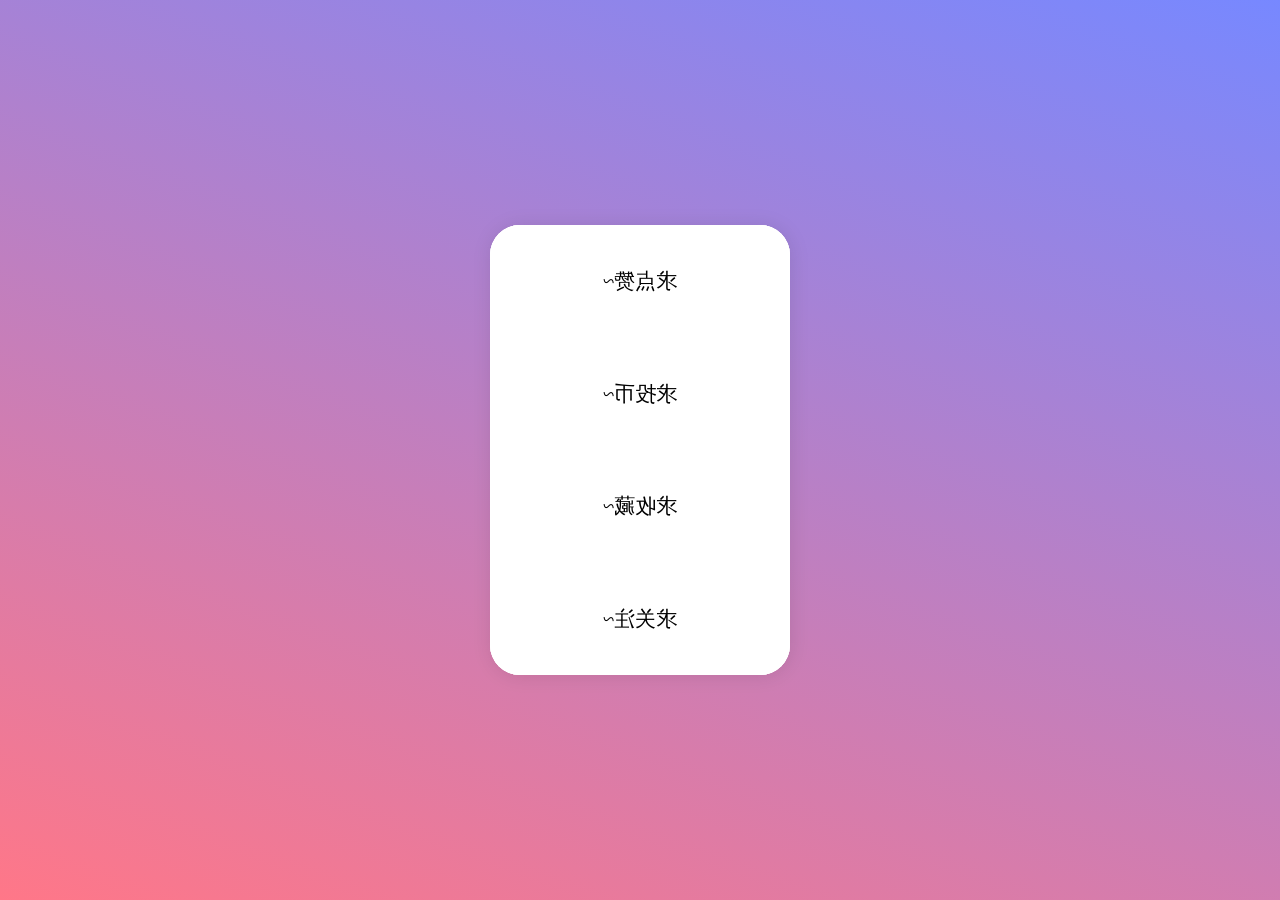
<file: 卡片旋转/index.html>
<!DOCTYPE html>
<html lang="zh-CN">
  <head>
    <meta charset="UTF-8" />
    <meta name="viewport" content="width=device-width, initial-scale=1.0" />
    <title>HTML+CSS 旋转卡片</title>
    <link rel="stylesheet" href="./css/index.css" />
  </head>
  <body>
    <div class="card">
      <!-- 正面卡片 -->
      <div class="front">
        <p>亲爱的观众姥爷们~</p>
      </div>
      <!-- 背面卡片 -->
      <div class="back">
        <p>求点赞~</p>
        <p>求投币~</p>
        <p>求收藏~</p>
        <p>求关注~</p>
      </div>
    </div>
  </body>
</html>
</file>
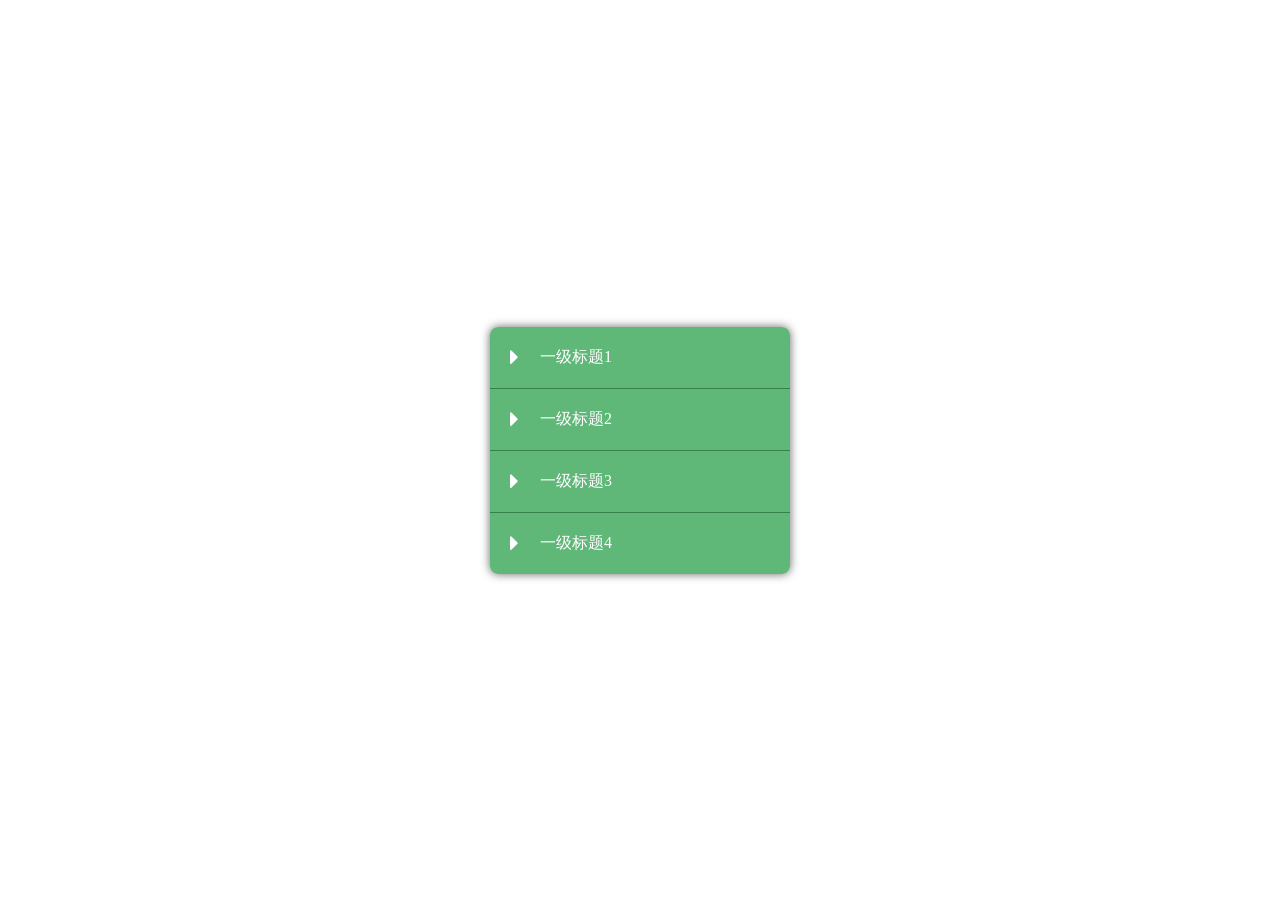
<file: 垂直手风琴效果/index.html>
<!DOCTYPE html>
<html lang="zh-CN">
	<head>
		<meta charset="UTF-8" />
		<meta name="viewport" content="width=device-width, initial-scale=1.0" />
		<title>垂直手风琴</title>
		<!-- 提前引入的图标库 放在简介中 -->
		<link
			rel="stylesheet"
			href="https://cdnjs.cloudflare.com/ajax/libs/font-awesome/4.7.0/css/font-awesome.min.css"
		/>
		<link rel="stylesheet" href="css/index.css" />
	</head>
	<body>
		<ul class="accordion">
			<li>
				<!-- 单选框的id属性值和label 元素的for属性值相同时,就可以通过label
				元素来选中单选框, 每个单选框都有一个相同name属性 -->
				<!-- 这个属性主要作用是用来将单选框分类的,当每个name属性值相同时,那么这一组单选框就只能同时选中一个 -->
				<input type="radio" name="item" id="item1" /><label for="item1"
					>一级标题1<i class="fa fa-caret-right"></i
				></label>
				<ol>
					<li>二级标题1</li>
					<li>二级标题2</li>
				</ol>
			</li>
			<li>
				<input type="radio" name="item" id="item2" /><label for="item2"
					>一级标题2<i class="fa fa-caret-right"></i
				></label>
				<ol>
					<li>二级标题1</li>
					<li>二级标题2</li>
					<li>二级标题3</li>
				</ol>
			</li>
			<li>
				<input type="radio" name="item" id="item3" /><label for="item3"
					>一级标题3<i class="fa fa-caret-right"></i
				></label>
				<ol>
					<li>二级标题1</li>
					<li>二级标题2</li>
					<li>二级标题3</li>
					<li>二级标题4</li>
				</ol>
			</li>
			<li>
				<input type="radio" name="item" id="item4" /><label for="item4"
					>一级标题4<i class="fa fa-caret-right"></i
				></label>
				<ol>
					<li>二级标题1</li>
					<li>二级标题2</li>
					<li>二级标题3</li>
					<li>二级标题4</li>
				</ol>
			</li>
		</ul>
	</body>
</html>
</file>
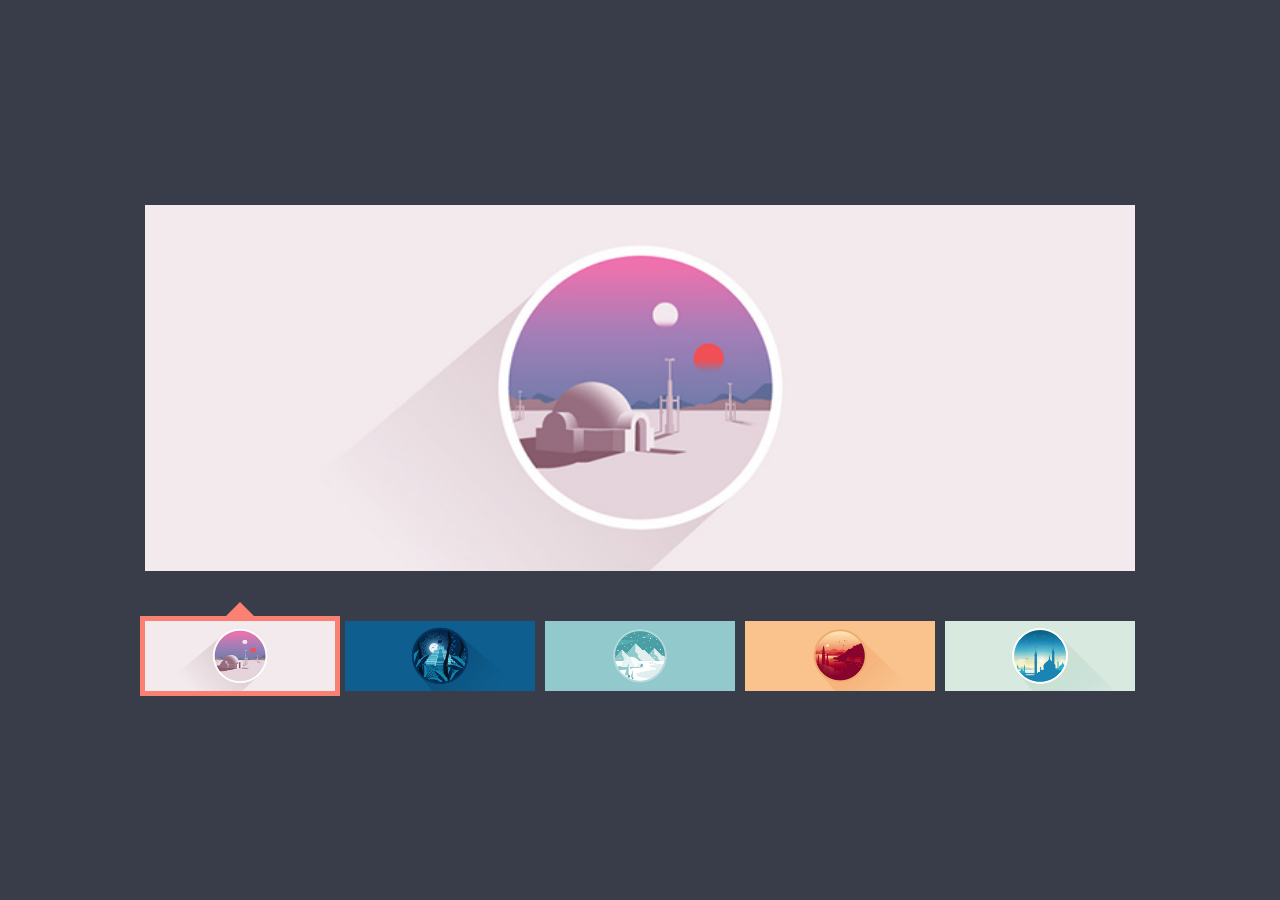
<file: 焦点图/index.html>
<!DOCTYPE html>
<html lang="zh-CN">
	<head>
		<meta charset="UTF-8" />
		<meta name="viewport" content="width=device-width, initial-scale=1.0" />
		<title>HTML+CSS 焦点图切换</title>
		<link rel="stylesheet" href="css/index.css" />
	</head>
	<body>
		<div class="container">
			<ul>
				<!-- shift+alt可以同时选中多行的同一个位置 -->
				<!-- 单按alt,然后点击鼠标,可以同时选中多行的不同位置 -->
				<li><img src="img/1.jpg" /></li>
				<li><img src="img/2.jpg" /></li>
				<li><img src="img/3.jpg" /></li>
				<li><img src="img/4.jpg" /></li>
				<li><img src="img/5.jpg" /></li>
				<!-- 大图片 -->
				<li class="bigImg"></li>
				<!-- 移动框 -->
				<li class="frame"></li>
			</ul>
		</div>
	</body>
</html>
</file>
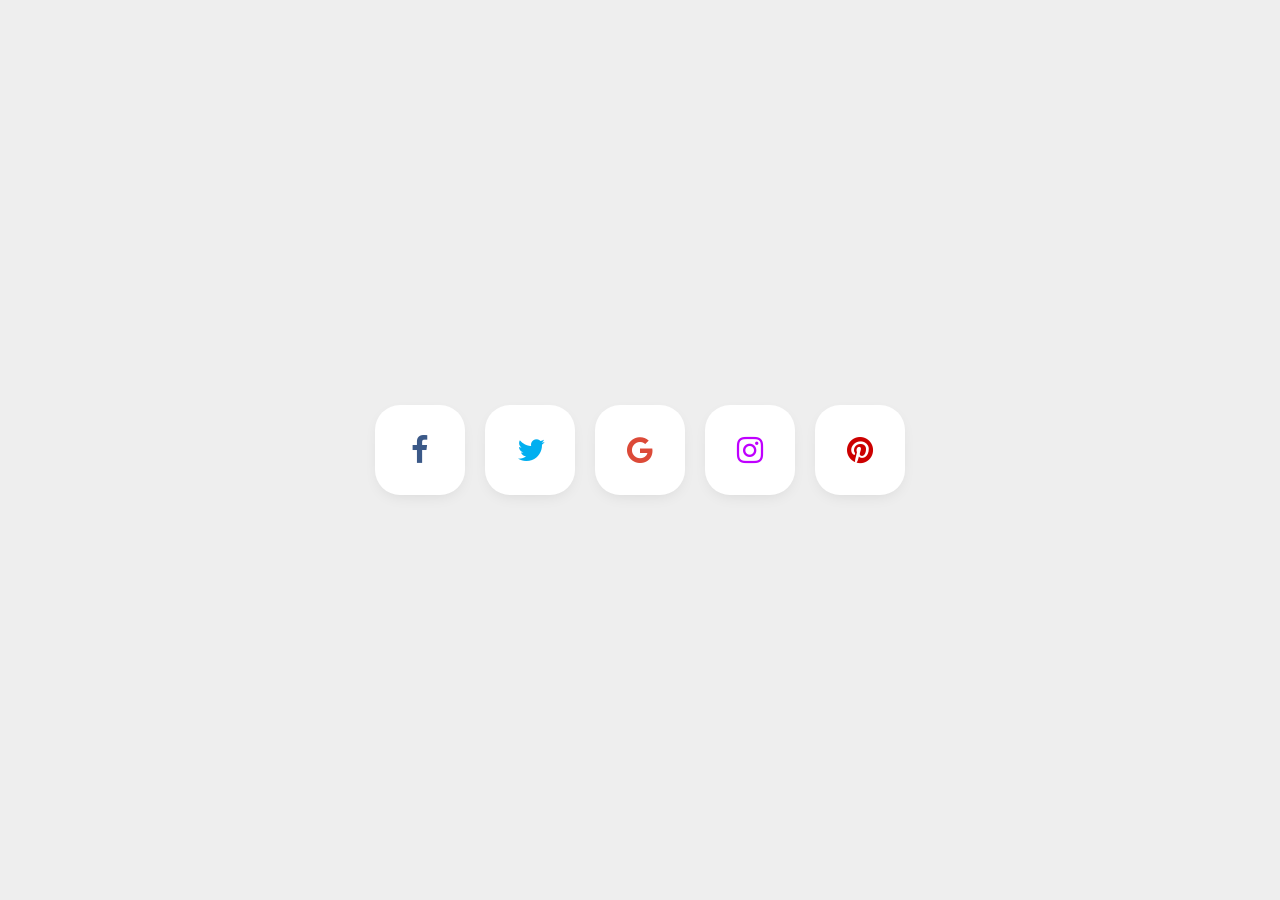
<file: 社交按钮鼠标悬停效果/index.html>
<!DOCTYPE html>
<html lang="zh-CN">
	<head>
		<meta charset="UTF-8" />
		<meta name="viewport" content="width=device-width, initial-scale=1.0" />
		<title>HTML+CSS 社交按钮鼠标悬停效果</title>
		<!-- 提前引入的图标库 放在简介中 -->
		<link
			rel="stylesheet"
			href="https://cdnjs.cloudflare.com/ajax/libs/font-awesome/4.7.0/css/font-awesome.min.css"
		/>
		<!-- 核心样式 -->
		<link rel="stylesheet" href="./css/index.css" />
	</head>
	<body>
		<div class="container">
			<a href="javascript:void(0)" class="btn btn_facebook"
				><i class="fa fa-facebook"></i
			></a>
			<a href="javascript:void(0)" class="btn btn_twitter"
				><i class="fa fa-twitter"></i
			></a>
			<a href="javascript:void(0)" class="btn btn_google"
				><i class="fa fa-google"></i
			></a>
			<a href="javascript:void(0)" class="btn btn_instagram"
				><i class="fa fa-instagram"></i
			></a>
			<a href="javascript:void(0)" class="btn btn_pinterest"
				><i class="fa fa-pinterest"></i
			></a>
		</div>
	</body>
</html>
</file>
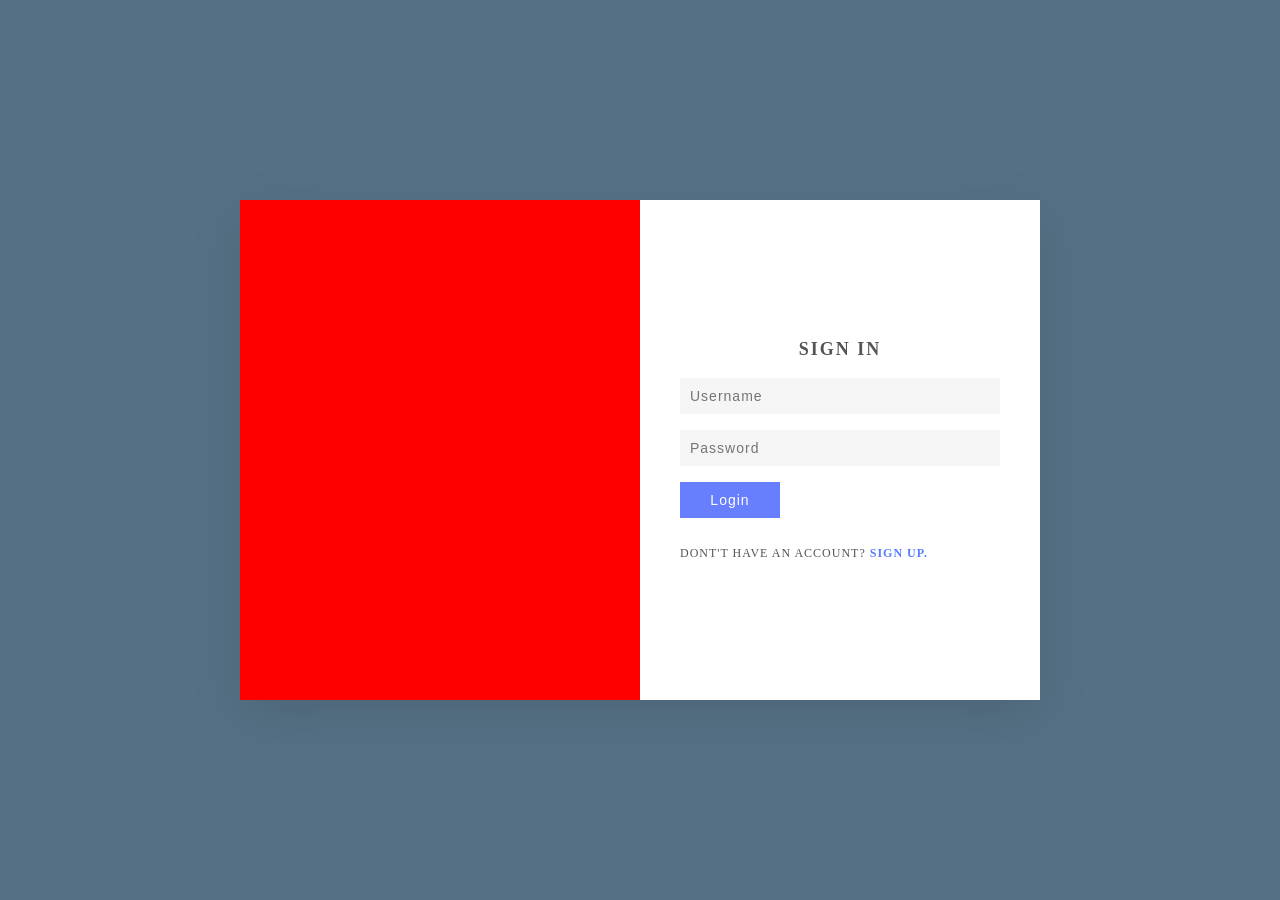
<file: page/LoginPage/index.html>
<!DOCTYPE html>
<html lang="zh">
	<head>
		<meta charset="UTF-8">
		<meta http-equiv="X-UA-Compatible" content="IE=edge">
		<meta name="viewport" content="width=device-width, initial-scale=1.0">
		<title>Document</title>
		<style>
			* {
				margin: 0;
				padding: 0;
				box-sizing: border-box;
			}

			section {
				position: relative;
				min-height: 100vh;
				background: #557085;
				display: flex;
				justify-content: center;
				align-items: center;
				padding: 20px;
				transition: 0.5s;
			}
			
			section.active {
				background: #3e3f39;
			}

			section .container {
				position: relative;
				width: 800px;
				height: 500px;
				background: #fff;
				box-shadow: 0 15px 50px rgba(0, 0, 0, 0.1);
				overflow: hidden;
			}

			section .container .user {
				position: absolute;
				top: 0;
				left: 0;
				width: 100%;
				height: 100%;
				display: flex;
			}

			section .container .user .imgBx {
				position: relative;
				width: 50%;
				height: 100%;
				transition: 0.5;
			}

			section .container .user .imgBx div {
				/* 这里指代图片 */
				position: absolute;
				top: 0;
				left: 0;
				width: 100%;
				height: 100%;
				object-fit: cover;
			}

			section .container .user .formBx {
				position: relative;
				width: 50%;
				height: 100%;
				background: #fff;
				display: flex;
				justify-content: center;
				align-items: center;
				padding: 40px;
				transition: 0.5s;
			}

			section .container .user .formBx h2 {
				font-size: 18px;
				font-weight: 600;
				text-transform: uppercase;
				letter-spacing: 2px;
				text-align: center;
				width: 100%;
				margin-bottom: 10px;
				color: #555;
			}

			section .container .user .formBx input {
				width: 100%;
				padding: 10px;
				background: #f5f5f5;
				color: #333;
				border: none;
				outline: none;
				box-shadow: none;
				font-size: 14px;
				margin: 8px 0;
				letter-spacing: 1px;
				font-weight: 300;
			}

			section .container .user .formBx input[type="submit"] {
				max-width: 100px;
				background: #677eff;
				color: #fff;
				cursor: pointer;
				font-size: 14px;
				font-weight: 500;
				letter-spacing: 1px;
				transition: 0.5s;
			}

			section .container .user.signupBx .formBx input[type="submit"] {
				background: #e73e49;
			}

			section .container .user .formBx .signup {
				position: relative;
				margin-top: 20px;
				font-size: 12px;
				letter-spacing: 1px;
				color: #555;
				text-transform: uppercase;
				font-weight: 300;
			}

			section .container .user .formBx .signup a {
				font-weight: 600;
				text-decoration: none;
				color: #577eff;
			}

			section .container .signupBx {
				pointer-events: none;
			}

			section .container.active .signupBx {
				pointer-events: initial;
			}

			section .container .signupBx .formBx {
				top: 100%;
			}

			section .container.active .signupBx .formBx {
				top: 0;
			}

			section .container .signupBx .imgBx {
				top: -100%;
				transition: 0.5s;
			}

			section .container.active .signupBx .imgBx {
				top: 0;
			}

			section .container .signinBx {
				top: 0;
			}

			section .container.active .signinBx .formBx {
				top: 100%;
			}

			section .container .signinBx .formBx {
				top: 0;
			}

			section .container.active .signinBx .formBx {
				top: 100%;
			}

			section .container .signinBx .imgBx {
				top: 0;
				transition: 0.5s;
			}

			section .container.active .signinBx .imgBx {
				top: -100%;
			}
			
			@media (max-width: 991px) {
				section .container {
					max-width: 400px;
				}
				section .container .imgBx {
					display: none;
				}
				section .container .user .formBx {
					width: 100%;
				}
				section .container.active .signinBx .formBx {
					top: -100%;
				}
			}
		</style>
	</head>
	<body>
		<section>
			<div class="container">
				<!-- 登录 -->
				<div class="user signinBx">
					<div class="imgBx">
						<!-- 占位 -->
						<div style="height: 500px; width: 400px; background-color: red;"></div>
					</div>
					<div class="formBx">
						<form>
							<h2>Sign In</h2>
							<input type="text" placeholder="Username">
							<input type="password" placeholder="Password">
							<input type="submit" value="Login">
							<p class="signup">dont't have an account? <a href="#" onclick="toggleForm()">Sign up.</a>
							</p>
						</form>
					</div>
				</div>
				<!-- 注册 -->
				<div class="user signupBx">
					<div class="formBx">
						<form>
							<h2>Create an account</h2>
							<input type="text" placeholder="Username">
							<input type="text" placeholder="Email Address">
							<input type="password" placeholder="Create Password">
							<input type="password" placeholder="Confirm Password">
							<input type="submit" value="Sign Up">
							<p class="signup">Already have an account? <a href="#" onclick="toggleForm()">Sign in.</a>
							</p>
						</form>
					</div>
					<div class="imgBx">
						<!-- 占位 -->
						<div style="height: 500px; width: 400px; background-color: green;"></div>
					</div>
				</div>
			</div>
		</section>
		<script>
			function toggleForm() {
				section = document.querySelector('section');
				container = document.querySelector('.container');
				container.classList.toggle('active');
				section.classList.toggle('active');
			}
		</script>
	</body>
</html>
</file>
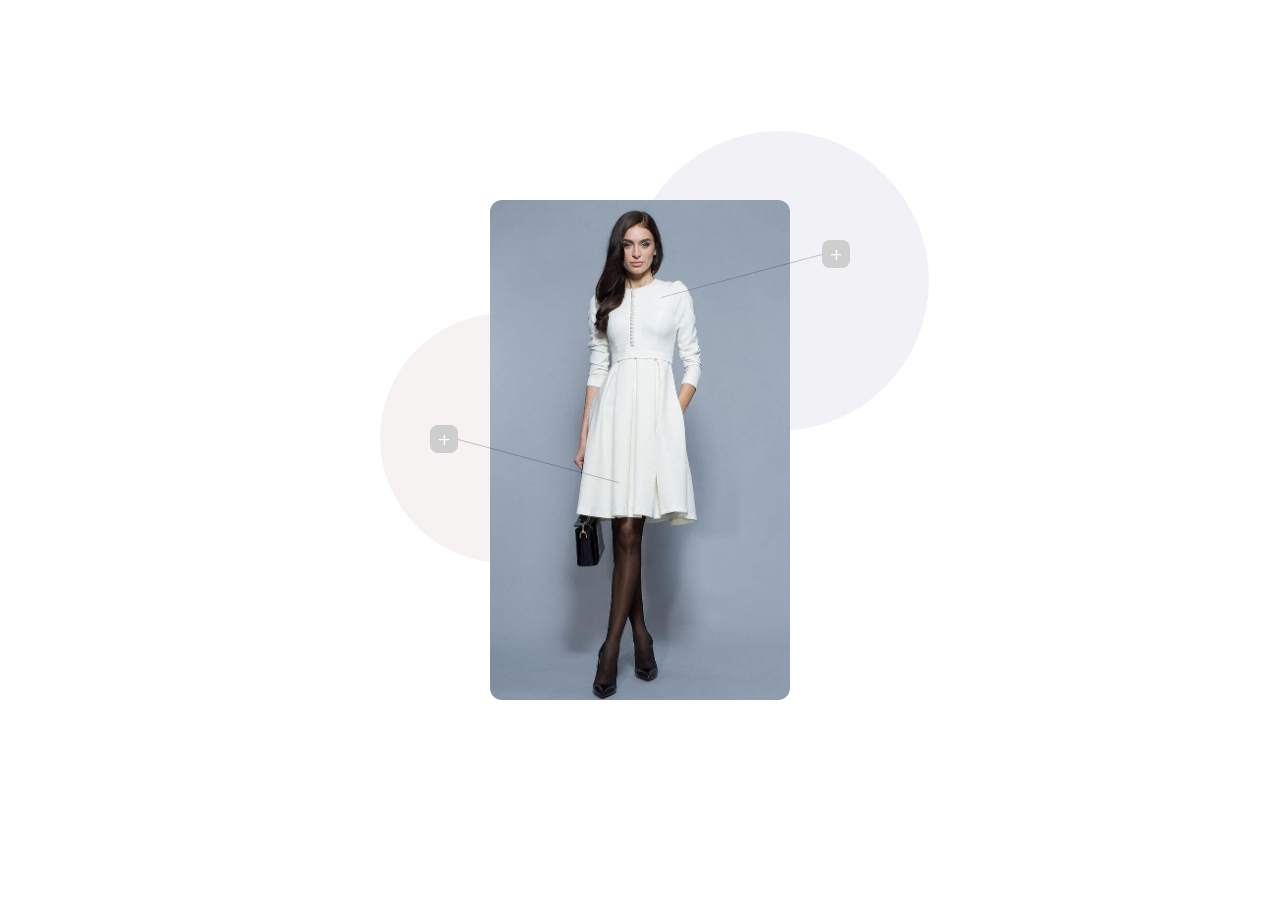
<file: page/FashionPicker/demo.html>
<!DOCTYPE html>
<html>
	<head>
		<meta charset="utf-8">
		<title>模特换装</title>
		<style>
			@import url('https://fonts.googleapis.com/css2?family=Poppins:wght@300;400;500;600;700;800;900&display=swap');

			* {
				box-sizing: border-box;
			}

			html,
			body {
				height: 100%;
			}

			body {
				display: flex;
				flex-direction: column;
				justify-content: center;
				align-items: center;
				margin: 0;
				overflow: hidden;
				font-family: Poppins;
			}

			:root {
				--_size: min(300px, min(64vw, 54vh));
				--_color1: #fff;
				--_color2: #000;

				--_pick_size: 28px;
			}

			.model {
				width: var(--_size);
				height: min(500px, 90vh);
				position: relative;
				border-radius: 12px;
			}

			.color-1,
			.color-2 {
				background: rgb(206, 206, 206);
				width: var(--_pick_size);
				height: var(--_pick_size);
				border-radius: 8px;
				position: absolute;
				transition: all 0.1s ease-in-out;
				cursor: pointer;

				font-size: 20px;
				font-weight: 300;
				color: #fff;
				text-align: center;
			}

			.color-1:hover,
			.color-2:hover {
				box-shadow: 0 0 0px 1px rgba(0, 0, 0, 0.3);
			}

			.color-1::before,
			.color-2::before {
				content: "";
				display: block;
				width: calc(var(--_size)/1.8);
				height: 1px;
				background: rgba(0, 0, 0, 0.2);
				position: absolute;
				pointer-events: none;
				top: 50%;
			}

			.color-1::after,
			.color-2::after {
				content: "";
				display: block;
				width: calc(var(--_size)/1.2);
				height: calc(var(--_size)/1.2);

				position: absolute;
				pointer-events: none;
				border-radius: 50%;
				z-index: -1;
			}

			.color-1::after {
				left: -600%;
				top: -300%;
				background: rgba(0, 0, 80, 0.05);
				scale: 1.2;
			}

			.color-2::after {
				left: -180%;
				top: -400%;
				background: rgba(80, 0, 0, 0.05);
			}

			.color-1 {
				right: -20%;
				top: 8%;
			}

			.man.card.active~.color-1 {
				top: 14%;
			}

			.color-1::before {
				right: 100%;
				rotate: -15deg;
				transform-origin: 100% 50%;
			}

			.color-2 {
				left: -20%;
				top: 45%;
			}

			.color-2::before {
				left: 100%;
				rotate: 15deg;
				transform-origin: 0% 50%;
			}

			.option {
				width: 100%;
				height: 100%;
				position: absolute;
				border-radius: 8px;
				transition: all 0.2s ease-in-out;
				opacity: 0;
				cursor: pointer !important;
				top: 0;
				pointer-events: none;
				box-shadow:
					inset 0 0 0 0px white,
					0 0 0px 1px rgba(0, 0, 0, 0.2);
			}

			.color-1.active .option,
			.color-2.active .option {
				opacity: 1;
				pointer-events: all;
			}

			.color-1.active .option:nth-child(1),
			.color-2.active .option:nth-child(1) {
				top: 120%;
			}

			.color-1.active .option:nth-child(2),
			.color-2.active .option:nth-child(2) {
				top: 240%;
			}

			.color-1.active .option:nth-child(3),
			.color-2.active .option:nth-child(3) {
				top: 360%;
			}

			.color-1.active .option:nth-child(4),
			.color-2.active .option:nth-child(4) {
				top: 480%;
			}

			.color-1.active .option:nth-child(4),
			.color-2.active .option:nth-child(4) {
				top: 480%;
			}


			.option:hover {
				box-shadow:
					inset 0 0 0 3px white,
					0 0 0px 1px rgba(0, 0, 0, 0.08);
			}

			.option.picker input {
				opacity: 0;
				cursor: pointer;
			}

			.man.card,
			.woman.card {
				height: 100%;
				width: 100%;
				position: absolute;
				opacity: 0;
				transform: rotateY(90deg);
				transition: all 0.2s ease-in-out;
			}

			.man img,
			.woman img {
				border-radius: 12px;
				width: 100%;
				height: 100%;
				object-fit: cover;
				position: absolute;
				object-position: 50% 50%;
				image-rendering: optimizeQuality;
				left: 0;
				top: 0;
			}

			.woman.card.active {
				transform: rotateY(0deg);
				display: block;
				opacity: 1;
			}

			.woman * {
				width: 100%;
				height: 100%;
				-webkit-mask-size: cover;
				mask-size: cover;
				-webkit-mask-position: 50% 50%;
				mask-position: 50% 50%;
				position: absolute;
			}

			.mask {
				position: absolute;
			}

			.woman .mask#blouse-target {
				-webkit-mask-image: url('./img/blouse.png');
				mask-image: url('./img/blouse.png');
			}

			.woman .mask#skirt-target {
				-webkit-mask-image: url('./img/skirt.png');
				mask-image: url('./img/skirt.png');
			}

			.shadows_shirt,
			.shadows_pants {
				position: relative;
				display: none;
			}

			.color-block {
				width: 100%;
				height: 100%;
				top: 0;
			}
		</style>
	</head>
	<body>
		<div class="model">
			<div class="woman card active">
				<img src="./img/pic.png" alt=""
					class="base" id="woman">
				<div class="mask" id="blouse-target">
					<div class="color-block" id="blouse-color-block"></div>
				</div>
				<div class="mask" id="skirt-target">
					<div class="color-block" id="skirt-color-block"></div>
				</div>
			</div>
			<div class="color-1" onclick="this.classList.toggle('active')">
				+
				<div class="option preset" data-color="rgb(255,255,255)"></div>
				<div class="option preset" data-color="rgb(192 193 224)"></div>
				<div class="option preset" data-color="rgb(163 163 163)"></div>
				<div class="option picker"><input type="color" id="input-color-shirt" value="#c9c9c9"></div>
			</div>
			<div class="color-2" onclick="this.classList.toggle('active')">
				+
				<div class="option preset" data-color="rgb(255,255,255)"></div>
				<div class="option preset" data-color="rgb(222 222 222)"></div>
				<div class="option preset" data-color="rgb(224 214 197)"></div>
				<div class="option picker"><input type="color" id="input-color-pants" value="#c9c9c9"></div>
			</div>
		</div>
	</body>
	<script>
		let colorInput = document.getElementById('input-color-shirt');
		let optionsColor1 = document.querySelectorAll('.color-1 .preset');
		let colorInput2 = document.getElementById('input-color-pants');
		let optionsColor2 = document.querySelectorAll('.color-2 .preset');

		// Woman
		const startingRenderSrcW = document.querySelector('#woman').src;

		let blouseMaskTarget = document.querySelector('#blouse-target');
		let blouseColorBlock = document.querySelector('#blouse-color-block');
		colorInput.addEventListener('change', (event) => {
			setColorLayer(event.target.value, 'blouse', blouseColorBlock);
		});
		optionsColor1.forEach(option => {
			option.addEventListener('click', () => {
				setColorLayer(option.dataset.color, 'blouse', blouseColorBlock);
			});
		});
		setShadowLayer(startingRenderSrcW, blouseMaskTarget, 'blouse');

		let skirtMaskTarget = document.querySelector('#skirt-target');
		let skirtColorBlock = document.querySelector('#skirt-color-block');
		colorInput2.addEventListener('change', (event) => {
			setColorLayer(event.target.value, 'skirt', skirtColorBlock);
		});
		optionsColor2.forEach(option => {
			option.addEventListener('click', () => {
				setColorLayer(option.dataset.color, 'skirt', skirtColorBlock);
			});
		});
		setShadowLayer(startingRenderSrcW, skirtMaskTarget, 'skirt');


		function setColorLayer(color, objName, targetClrBlock) {
			const selectedColor = color;
			const selectedColorRGB = hexToRgb(selectedColor);
			const xr = selectedColorRGB.r;
			const xg = selectedColorRGB.g;
			const xb = selectedColorRGB.b

			const shadowLayer = document.querySelector(`.shadows_${objName}`);
			shadowLayer.style.display = 'unset';
			shadowLayer.style.filter = 'drop-shadow(rgba(0, 0, 0, 1) 0px 0px 0px)';

			if (isAchromatic(xr, xg, xb)) {
				if (xr + xg + xb < 45) {
					shadowLayer.style.mixBlendMode = 'hard-light';
					shadowLayer.style.filter = 'drop-shadow(rgba(0, 0, 0, 0) 0px 0px 0px)';
				} else if (xr < 195 && xg < 195 && xb < 195) {
					shadowLayer.style.mixBlendMode = 'color-burn';
				} else {
					shadowLayer.style.mixBlendMode = 'normal';
				}
			} else {
				if (xr + xg + xb < 45) {
					shadowLayer.style.mixBlendMode = 'hard-light';
				} else if (xr < 195 && xg < 195 && xb < 195) {
					shadowLayer.style.mixBlendMode = 'color-burn';
				} else {
					shadowLayer.style.mixBlendMode = 'multiply';
				};
			};

			targetClrBlock.style.backgroundColor = selectedColor;
		}

		function setShadowLayer(stRenderSrc, mskTarget, objName) {
			var img = new Image();
			img.src = stRenderSrc;
			img.crossOrigin = "";
			img.onload = function() {
				const canvas = document.createElement('canvas');
				canvas.width = img.width;
				canvas.height = img.height;
				const ctx = canvas.getContext('2d');
				ctx.drawImage(img, 0, 0);

				const imageData = ctx.getImageData(0, 0, canvas.width, canvas.height);
				const data = imageData.data;

				for (let i = 0; i < data.length; i += 4) {
					const grayscale = data[i] * 0.299 + data[i + 1] * 0.587 + data[i + 2] * 0.114;
					data[i + 3] = 255 - grayscale;
				}

				ctx.putImageData(imageData, 0, 0);
				const newImg = new Image();
				newImg.src = canvas.toDataURL();
				mskTarget.appendChild(newImg);
				newImg.classList.add(`shadows_${objName}`);
			};
		}

		function isAchromatic(r, g, b) {
			const grayscale = 0.299 * r + 0.587 * g + 0.114 * b;

			// Check if the color is within a certain tolerance of grayscale
			const tolerance = 50;
			return Math.abs(r - grayscale) < tolerance &&
				Math.abs(g - grayscale) < tolerance &&
				Math.abs(b - grayscale) < tolerance;
		}

		function hexToRgb(hex) {
			hex = hex.replace('#', '');
			const r = parseInt(hex.substring(0, 2), 16);
			const g = parseInt(hex.substring(2, 4), 16);
			const b = parseInt(hex.substring(4, 6), 16);
			return {
				r,
				g,
				b
			};
		}

		var optionsbg = document.querySelectorAll('.option');
		optionsbg.forEach(ele => {
			if (ele.dataset.color != null) {
				ele.style.background = ele.dataset.color;
			} else {
				ele.style.background = 'linear-gradient(70deg, #3f87a6, #ebf8e1, #f69d3c, #561423)';
			}
		});


		function toggleMF(mf, fm) {
			let mfTog = document.querySelectorAll(`.${mf}`);
			let fmTog = document.querySelectorAll(`.${fm}`);
			mfTog.forEach(mtog => {
				if (!mtog.classList.contains('active')) {
					fmTog.forEach(wtog => {
						wtog.classList.remove('active')
					})
					mtog.classList.add('active')
				}
			});
		}
	</script>
</html>
</file>
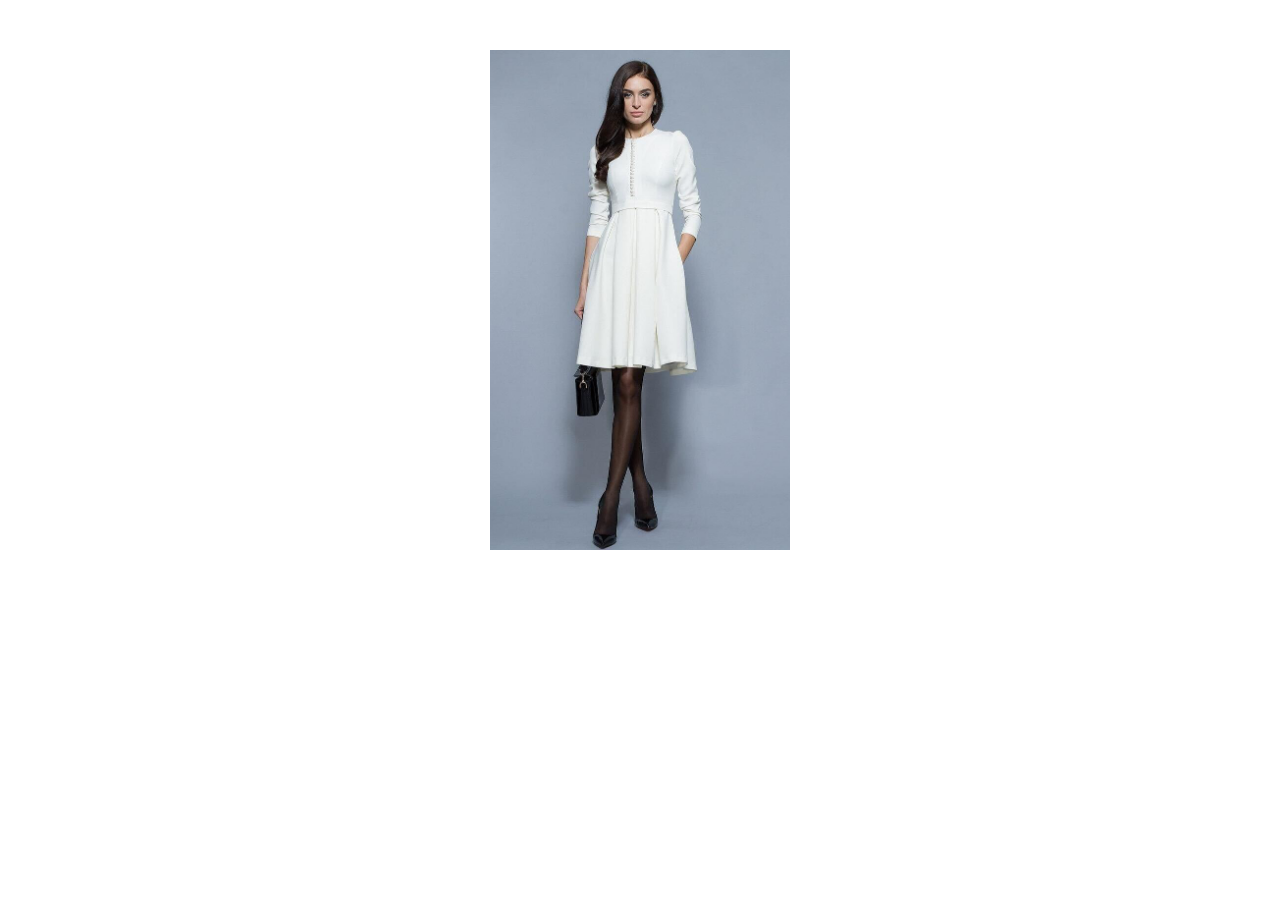
<file: page/FashionPicker/test1.html>
<!DOCTYPE html>
<html>
	<head>
		<meta charset="utf-8">
		<title>test1</title>
		<style>
			.card {
				width: 300px;
				height: 500px;
				position: relative;
				margin: 0 auto;
				margin-top: 50px;
			}
			.source {
				display: block;
				width: 100%;
				height: 100%;
				/* object-fit 属性指定元素的内容应该如何去适应指定容器（父容器）的高度与宽度 */
				/* 因为card的尺寸比例和原图的比例不同,所以这里需要设置object-fit  */
				/* 示例：https://www.runoob.com/try/try.php?filename=trycss3_object-fit2 */
				object-fit: cover;
			}
		</style>
	</head>
	<body>
		<div class="card">
			<img class="source" src="./img/pic.png" />
		</div>
	</body>
</html>
</file>
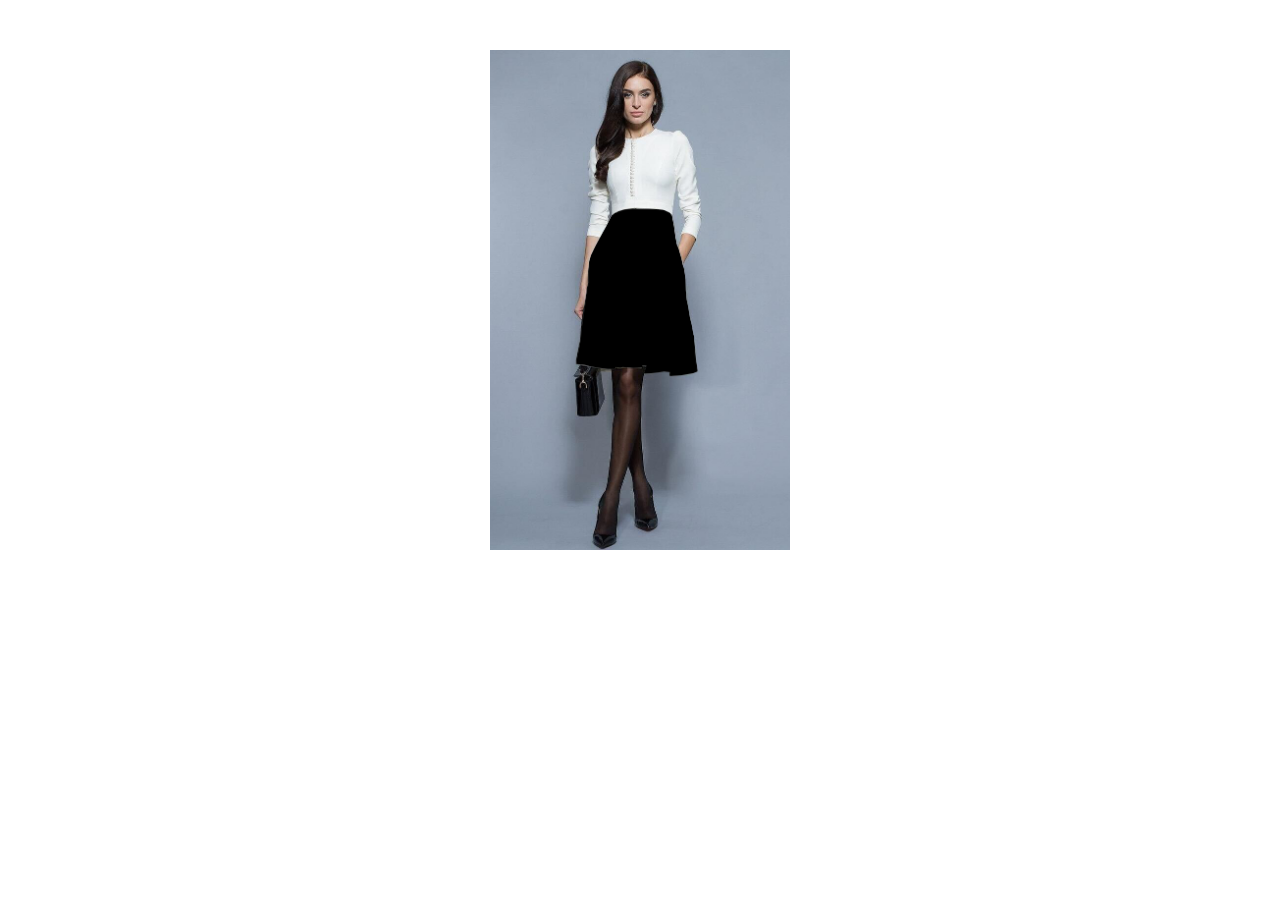
<file: page/FashionPicker/test2.html>
<!DOCTYPE html>
<html>
	<head>
		<meta charset="utf-8">
		<title>test2</title>
		<style>
			.card {
				width: 300px;
				height: 500px;
				position: relative;
				margin: 0 auto;
				margin-top: 50px;
			}
			.source {
				display: block;
				width: 100%;
				height: 100%;
				/* object-fit 属性指定元素的内容应该如何去适应指定容器（父容器）的高度与宽度 */
				/* 因为card的尺寸比例和原图的比例不同,所以这里需要设置object-fit  */
				/* 示例：https://www.runoob.com/try/try.php?filename=trycss3_object-fit2 */
				object-fit: cover;
			}
			.skirt {
				position: absolute;
				left: 0;
				top: 0;
				bottom: 0;
				right: 0;
				background: url(./img/skirt.png) 50% 50% / cover;
			}
		</style>
	</head>
	<body>
		<div class="card">
			<img class="source" src="./img/pic.png" />
			<div class="skirt"></div>
		</div>
	</body>
</html>
</file>
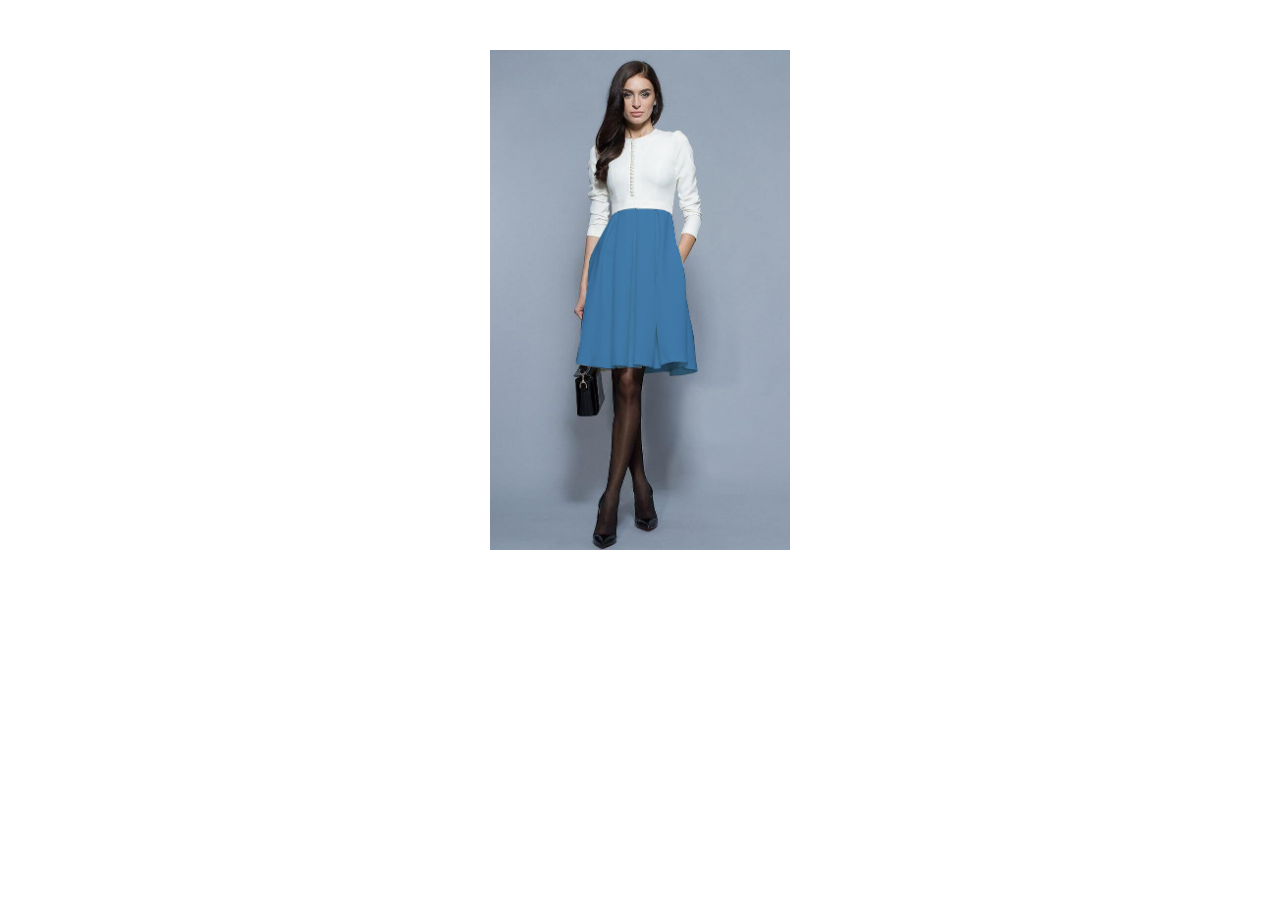
<file: page/FashionPicker/test3.html>
<!DOCTYPE html>
<html>
	<head>
		<meta charset="utf-8">
		<title>test3</title>
		<style>
			.card {
				width: 300px;
				height: 500px;
				position: relative;
				margin: 0 auto;
				margin-top: 50px;
			}
			.source {
				display: block;
				width: 100%;
				height: 100%;
				/* object-fit 属性指定元素的内容应该如何去适应指定容器（父容器）的高度与宽度 */
				/* 因为card的尺寸比例和原图的比例不同,所以这里需要设置object-fit  */
				/* 示例：https://www.runoob.com/try/try.php?filename=trycss3_object-fit2 */
				object-fit: cover;
			}
			.skirt {
				position: absolute;
				left: 0;
				top: 0;
				bottom: 0;
				right: 0;
				/* background: url(./img/skirt.png) 50% 50% / cover; */
				background: steelblue;
				mask: url(./img/skirt.png) 50% 50% / cover;
				-webkit-mask: url(./img/skirt.png) 50% 50% / cover;
				mix-blend-mode: multiply;
			}
		</style>
	</head>
	<body>
		<div class="card">
			<img class="source" src="./img/pic.png" />
			<div class="skirt"></div>
		</div>
	</body>
</html>
<!-- 03:44 -->
</file>
<file: 卡片旋转/css/index.css>
* {
	padding: 0;
	margin: 0;
}
body {
	/* 弹性布局 让页面元素垂直+水平居中 */
	display: flex;
	justify-content: center;
	align-items: center;
	/* 让页面始终占浏览器总高 */
	height: 100vh;
	/* 背景渐变色 */
	background-image: linear-gradient(200deg, #78f, #f78);
	/* 这里现在我们动画看起来硬生生的，没有任何的立体感 所以我们需要添加这个属性来增加卡片旋转的立体感 当然值越小 立体感就会越明显 立体感最明显的地方就是近小远大 这个是的意思就是设置视距 相当于你的眼睛离一个东西的距离 当这个东西离你的眼睛越近 那么这个东西就会越大 这期的很多知识点可能小伙伴看的不是特别明白 所以小伙伴们如果有什么不懂得就在评论区给我留言 我会一一为大家解答  录声音不太方便 就只能以文字的形式来为大家解答了  谢谢大家的支持 最后不要忘了三连*/
	perspective: 1000px;
}
.card {
	/* 相对定位 */
	position: relative;
	width: 300px;
	height: 450px;
	/* 圆角属性 */
	border-radius: 30px;
	/* 鼠标放到元素上呈现小手的形状 */
	cursor: pointer;
	background-color: #fff;
	/* 盒子阴影 */
	box-shadow: 1px 1px 20px rgba(0, 0, 0, 0.1);
	/* 给父元素 加一个3D盒子属性 那么子元素就到背面了 这个属性是加到父元素上 但是影响的是子元素 */
	transform-style: preserve-3d;
	animation: rotate-reverse 1.2s cubic-bezier(0.66, -0.47, 0.33, 1.5) forwards;
}
.card:hover {
	/* 动画 名称 时长 第三个属性是贝塞尔曲线 我们可以自定义动画的运动轨迹 让动画的运动轨迹有了很多种可能 第四个属性是当我们的动画完成是的状态 一般动画完成之后就回到了0%的状态 默认值是backwards 当我们给属性值是forwards的时候那么当动画到100%的时候就会停下来 不会再回到0% */
	animation: rotate 1.2s cubic-bezier(0.66, -0.47, 0.33, 1.5) forwards;
}
.front,
.back {
	display: flex;
	/* 弹性布局 让元素垂直陈列 */
	flex-direction: column;
	/* 现在子元素垂直陈列 那么就是让子元素 水平居中 */
	align-items: center;
	/* 平均分配高度给每一个子元素 */
	justify-content: space-around;
	/* 绝对定位  子元素是绝对定位 父元素需要相对定位 */
	position: absolute;
	top: 0;
	left: 0;
	width: 100%;
	height: 100%;
	/* 1em = 16px */
	font-size: 1.3em;
	border-radius: 30px;
	background-color: #fff;
}
.back {
	/* 因为背面卡片要到后面去所以我们给背面卡片加一个沿Y轴旋转180度的属性 这里面我们可以看到是旋转了但是没有到后面 原因就是父盒子现在不是3D盒子 而是一个2D盒子 所以我们必须让父元素变成3D盒子 */
	transform: rotateY(180deg);
}
/* 下面我们定义一下翻转动画 */
@keyframes rotate {
	0% {
		transform: rotateY(0);
	}
	100% {
		transform: rotateY(180deg);
	}
}

@keyframes rotate-reverse {
	0% {
		transform: rotateY(180deg);
	}
	100% {
		transform: rotateY(0);
	}
}
</file>
<file: 垂直手风琴效果/css/index.css>
* {
	/* 页面初始化 清除元素原有的内外边距 */
	padding: 0;
	margin: 0;
	/* 盒子模型 */
	box-sizing: border-box;
}
body {
	/* 弹性布局 让页面元素垂直+水平居中 */
	display: flex;
	justify-content: center;
	align-items: center;
	/* 让页面占浏览器可视区域的高度 */
	height: 100vh;
}
li {
	/* 清除li元素前面的项目符号 */
	list-style: none;
}

.accordion {
	/* 溢出隐藏 */
	overflow: hidden;
	width: 300px;
	/* 圆角属性 */
	border-radius: 8px;
	/* 盒子阴影 */
	box-shadow: 0 0 10px rgba(0, 0, 0, 0.6);
}
.accordion > li {
	width: 100%;
}
.accordion > li input {
	/* 将单选按钮隐藏起来 */
	display: none;
}
.accordion > li label {
	/* 相对定位 */
	position: relative;
	/* label元素是行内元素 需要将其转为块级元素 才能设置宽度和高度 */
	display: block;
	width: 100%;
	padding: 20px 50px;
	color: #fff;
	background-color: #5fb878;
	cursor: pointer;
}
.accordion > li label i {
	/* 绝对定位 */
	position: absolute;
	/* calc方法自动计算数值 让字体图标垂直居中 */
	top: calc(50% - 12px);
	left: 20px;
	font-size: 24px;
	/* 加过渡 */
	transition: all 0.5s;
}
.accordion > li label::after {
	content: "";
	/* 我们想通过after伪元素来实现三角形 有两种方法 哪种简单就用哪种 */
	position: absolute;
	right: 20px;
	bottom: -14px;
	width: 30px;
	height: 15px;
	/* inherit这个属性值可以继承父元素的属性值 */
	background-color: inherit;
	clip-path: polygon(0 0, 100% 0, 50% 100%);
}
/* .accordion > li label::after {
	content: "";
	position: absolute;
	right: 25px;
	bottom: -10px;
	width: 20px;
	height: 20px;
	background-color: inherit;
	/* 第二种方法是通过旋转来实现 这种方法显然比第一种简单 
	transform: rotate(45deg);
} */
.accordion > li label:hover {
	background-color: #53aa6c;
}
/* :not()选择器选取的是除括号里的元素以外的其它元素 :first-child选择器是第一个元素 */
.accordion > li:not(:first-child) label {
	border-top: 1px solid #38814d;
}
.accordion > li ol {
	width: 100%;
	background-color: #333;
}
.accordion > li ol li {
	position: relative;
	width: 100%;
	height: 0;
	line-height: 50px;
	padding-left: 20px;
	color: #fff;
	cursor: pointer;
	/* 加过渡 */
	transition: all 0.5s;
}
.accordion > li ol li::before {
	content: "";
	position: absolute;
	top: 3px;
	left: 0;
	width: 5px;
	height: 44px;
	background-color: #5fb878;
	transform: scaleY(0);
	/* 加过渡 */
	transition: all 0.5s;
}
.accordion > li ol li:hover::before {
	transform: scaleY(1);
}
.accordion > li input:checked ~ label i {
	transform: rotate(90deg);
}
.accordion > li input:checked ~ ol li {
	height: 50px;
}
</file>
<file: 焦点图/css/index.css>
* {
	/* 页面初始化 清除元素额内外边距 */
	padding: 0;
	margin: 0;
	/* 盒子模型 改变盒子的宽度的计算方式 */
	box-sizing: border-box;
}
body {
	/* 弹性布局 让页面元素垂直+水平居中 */
	display: flex;
	justify-content: center;
	align-items: center;
	/* 让页面高度占浏览器可视区域的高度 */
	height: 100vh;
	background-color: #393d49;
}
.container {
	width: 1000px;
	height: 500px;
}
.container ul {
	/* 清除li元素前面的小黑点 */
	list-style: none;
	/* 相对定位 */
	position: relative;
	width: 100%;
	height: 100%;
	/* 弹性布局  */
	display: flex;
	/* 让子元素(弹性项目)平均分配宽度 */
	justify-content: space-around;
	/* 这个属性是让子元素在交叉轴(Y轴)的最下面排列 */
	/* 默认在最上面  加了就在最下面*/
	align-items: flex-end;
}
/* 小图片 start */
.container ul li {
	width: 200px;
	/* 鼠标移入变小手 */
	cursor: pointer;
}
.container ul li img {
	width: 100%;
	/* 加个透明边框 让图片看起来有距离 */
	border: 5px solid transparent;
}
/* 小图片 end */

/* 大图片 start */
.container ul .bigImg {
	position: absolute;
	top: 0;
	left: 0;
	width: 1000px;
	height: 400px;
	/* 给大图片 也加一个透明边框 不为了啥 就是为了和小图片对称 */
	border: 5px solid transparent;
	/* 背景   图片路径   no-repeat是让图片不重复 默认是重复的 */
	background: url(../img/1.jpg) no-repeat;
	/* 图片以宽度为最大铺满整个盒子 */
	background-size: contain;
	transition: all 0.5s;
}
/* 大图片 end */

/* 移动框 start */
.container ul .frame {
	position: absolute;
	left: 0;
	bottom: 4px;
	width: 200px;
	height: 80px;
	border: 5px solid salmon;
	/* 这里有bug 一直闪烁 这个问题的原因就是 这个移动框虽然没有背景色 但是覆盖了这个图片 */
	/* 加这个属性就可以了 让这个移动框 不在被鼠标捕捉到 */
	pointer-events: none;
	/* 加过渡 */
	transition: all 0.5s;
}
/* 用伪元素做三角 */
.container ul .frame::before {
	content: "";
	position: absolute;
	top: -19px;
	/* calc方法自动计算 让三角盒子水平居中 */
	left: calc(50% - 15px);
	width: 30px;
	height: 15px;
	background-color: salmon;
	/* 这个属性我在导航栏那一期有讲 可以去看看 这里就不啰嗦了 */
	clip-path: polygon(0 100%, 50% 0, 100% 100%);
}
/* 移动框 end */
.container ul li:nth-child(1):hover ~ .bigImg {
	background-image: url(../img/1.jpg);
}
.container ul li:nth-child(1):hover ~ .frame {
	left: 0;
}
.container ul li:nth-child(2):hover ~ .bigImg {
	background-image: url(../img/2.jpg);
}
.container ul li:nth-child(2):hover ~ .frame {
	left: 200px;
}
.container ul li:nth-child(3):hover ~ .bigImg {
	background-image: url(../img/3.jpg);
}
.container ul li:nth-child(3):hover ~ .frame {
	left: 400px;
}
.container ul li:nth-child(4):hover ~ .bigImg {
	background-image: url(../img/4.jpg);
}
.container ul li:nth-child(4):hover ~ .frame {
	left: 600px;
}
.container ul li:nth-child(5):hover ~ .bigImg {
	background-image: url(../img/5.jpg);
}
.container ul li:nth-child(5):hover ~ .frame {
	left: 800px;
}
</file>
<file: 社交按钮鼠标悬停效果/css/index.css>
* {
	/* 初始化 清除页面元素的内外边距 */
	padding: 0;
	margin: 0;
}
body {
	/* 弹性布局 让页面元素垂直+水平居中 */
	display: flex;
	justify-content: center;
	align-items: center;
	/* 让页面始终占浏览器可视区域高度总高 */
	height: 100vh;
	background-color: #eee;
}
/* 由于是引入的连接第三方字体图标库  网络延迟比较大 所以刷新的时候就迟迟不能出来 */
.container {
	/* 这里的弹性布局 让元素能够水平排列 并且能够让a这个行内元素设置宽度和高度 */
	display: flex;
}
.container .btn {
	/* 溢出隐藏 */
	overflow: hidden;
	/* 相对定位 */
	position: relative;
	width: 90px;
	height: 90px;
	text-align: center;
	margin: 0 10px;
	border-radius: 25px;
	background-color: #fff;
	/* 盒子阴影 */
	box-shadow: 0 5px 15px -5px rgba(0, 0, 0, 0.1);
}
.container .fa {
	/* 字体图标可以直接使用字体大小来设置大小 */
	font-size: 38px;
	/* 缩放0.8倍 */
	transform: scale(0.8);
	/* 行高 让这个字体图标垂直居中于盒子内 */
	line-height: 90px;
	/* 设置一下过渡 */
	/* 第三个值是贝塞尔曲线 让运动曲线有无限可能 可以到官网自行探索 https://cubic-bezier.com/ */
	transition: all 0.4s cubic-bezier(0.31, -0.1, 0.43, 1.59);
}
.container .btn::before {
	content: "";
	/* 绝对定位 */
	position: absolute;
	top: 90%;
	left: -110%;
	width: 120%;
	height: 120%;
	/* 顺时针旋转45度 */
	transform: rotate(45deg);
	transition: all 0.4s cubic-bezier(0.31, -0.1, 0.43, 1.59);
}
.container .btn .fa-facebook {
	color: #3b5988;
}
.container .btn_facebook::before {
	background-color: #3b5988;
}
.container .btn .fa-twitter {
	color: #00aff0;
}
.container .btn_twitter::before {
	background-color: #00aff0;
}
.container .btn .fa-google {
	color: #dc4a38;
}
.container .btn_google::before {
	background-color: #dc4a38;
}

.container .btn .fa-instagram {
	color: #bf00ff;
}
.container .btn_instagram::before {
	background-color: #bf00ff;
}
.container .btn .fa-pinterest {
	color: #c00;
}
.container .btn_pinterest::before {
	background-color: #c00;
}
.container .btn:hover::before {
	top: -10%;
	left: -10%;
}
.container .btn:hover .fa {
	color: #fff;
	/* 鼠标移入 恢复到原来的大小 */
	transform: scale(1);
}
</file>
